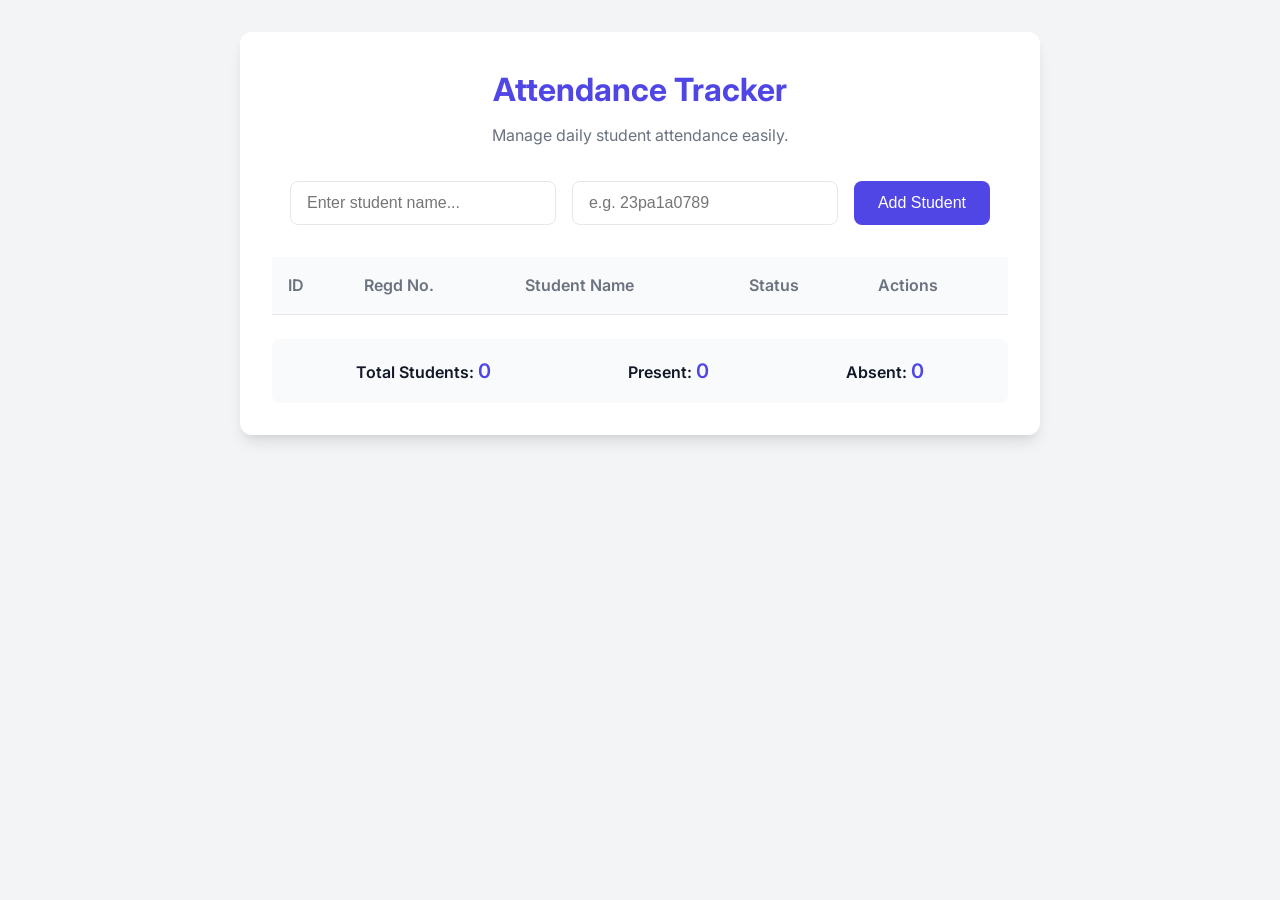
<file: resume bulder/attendance-app/index.html>
<!DOCTYPE html>
<html lang="en">
<head>
    <meta charset="UTF-8">
    <meta name="viewport" content="width=device-width, initial-scale=1.0">
    <title>Attendance Tracker</title>
    <link rel="stylesheet" href="style.css">
    <link href="https://fonts.googleapis.com/css2?family=Inter:wght@400;500;600;700&display=swap" rel="stylesheet">
</head>
<body>
    <div class="container">
        <header>
            <h1>Attendance Tracker</h1>
            <p>Manage daily student attendance easily.</p>
        </header>

        <section class="add-student-section">
            <form id="student-form">
                <input type="text" id="student-name" placeholder="Enter student name..." required>
                <input type="text" id="student-regd" placeholder="e.g. 23pa1a0789" required>
                <button type="submit" class="btn-primary">Add Student</button>
            </form>
        </section>

        <section class="attendance-section">
            <div class="table-container">
                <table id="attendance-table">
                    <thead>
                        <tr>
                            <th>ID</th>
                            <th>Regd No.</th>
                            <th>Student Name</th>
                            <th>Status</th>
                            <th>Actions</th>
                        </tr>
                    </thead>
                    <tbody id="student-list">
                        <!-- Student rows will be injected here by JS -->
                    </tbody>
                </table>
            </div>
            
            <div class="summary">
                <p>Total Students: <span id="total-students">0</span></p>
                <p>Present: <span id="present-students">0</span></p>
                <p>Absent: <span id="absent-students">0</span></p>
            </div>
        </section>
    </div>
    <script src="script.js"></script>
</body>
</html>
</file>
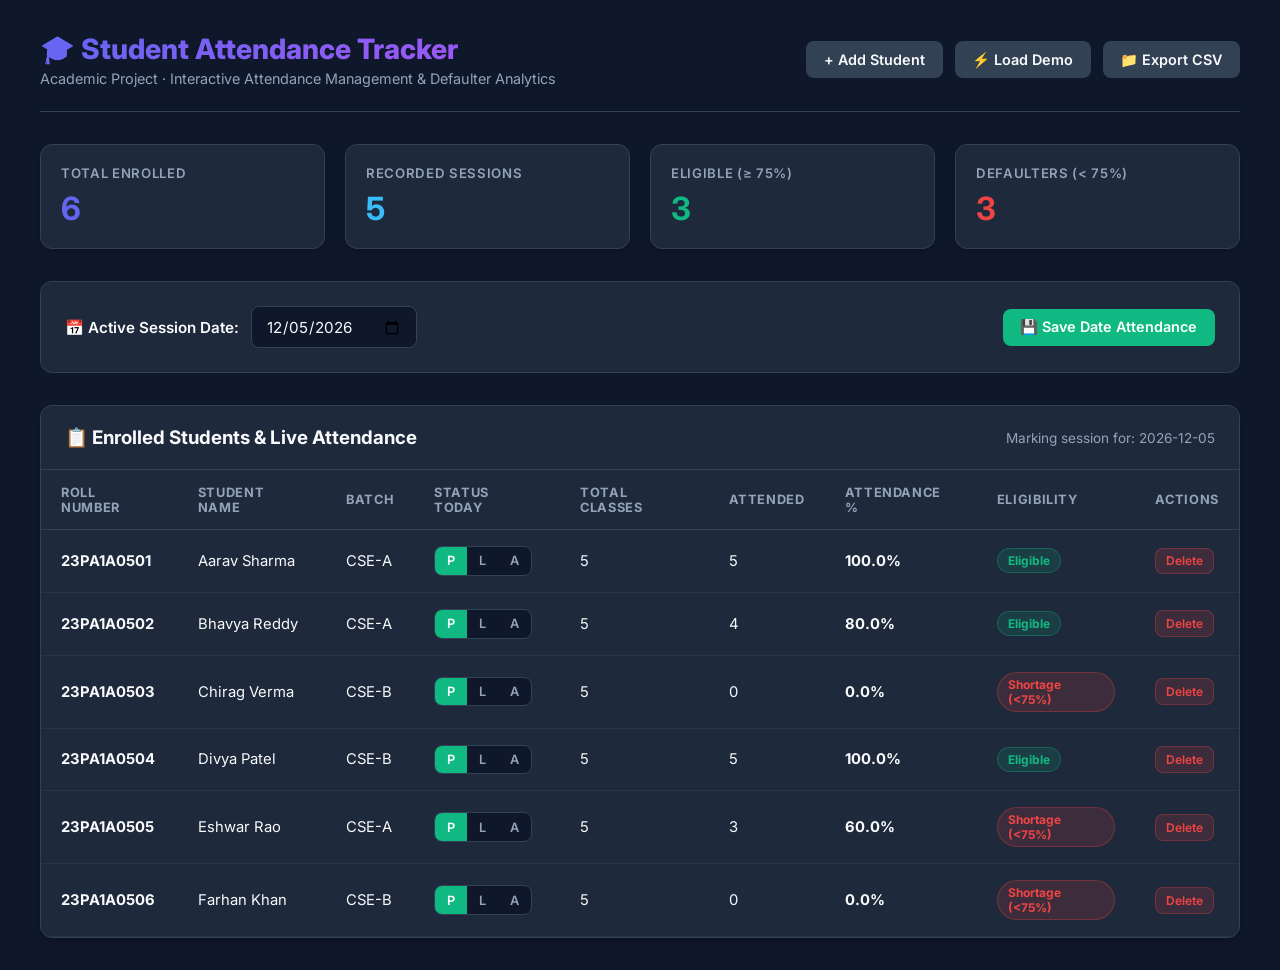
<file: resume bulder/student-attendance-tracker/index.html>
<!DOCTYPE html>
<html lang="en">
<head>
    <meta charset="UTF-8">
    <meta name="viewport" content="width=device-width, initial-scale=1.0">
    <title>Student Attendance Tracker · Live Website & Dashboard</title>
    <!-- Inter Font -->
    <link rel="preconnect" href="https://fonts.googleapis.com">
    <link rel="preconnect" href="https://fonts.gstatic.com" crossorigin>
    <link href="https://fonts.googleapis.com/css2?family=Inter:wght@400;500;600;700;800&display=swap" rel="stylesheet">
    <style>
        :root {
            --primary: #6366f1;
            --primary-hover: #4f46e5;
            --success: #10b981;
            --warning: #f59e0b;
            --danger: #ef4444;
            --bg: #0f172a;
            --card-bg: #1e293b;
            --card-border: #334155;
            --text-main: #f8fafc;
            --text-muted: #94a3b8;
        }

        * {
            margin: 0;
            padding: 0;
            box-sizing: border-box;
            font-family: 'Inter', -apple-system, BlinkMacSystemFont, sans-serif;
        }

        body {
            background-color: var(--bg);
            color: var(--text-main);
            min-height: 100vh;
            padding: 2rem 1.5rem;
        }

        .container {
            max-width: 1200px;
            margin: 0 auto;
        }

        header {
            display: flex;
            justify-content: space-between;
            align-items: center;
            flex-wrap: wrap;
            gap: 1rem;
            margin-bottom: 2rem;
            padding-bottom: 1.5rem;
            border-bottom: 1px solid var(--card-border);
        }

        .brand h1 {
            font-size: 1.75rem;
            font-weight: 800;
            background: linear-gradient(135deg, #6366f1 0%, #a855f7 100%);
            -webkit-background-clip: text;
            -webkit-text-fill-color: transparent;
        }

        .brand p {
            color: var(--text-muted);
            font-size: 0.9rem;
            margin-top: 0.25rem;
        }

        .header-actions {
            display: flex;
            gap: 0.75rem;
            align-items: center;
            flex-wrap: wrap;
        }

        /* Stats Cards */
        .stats-grid {
            display: grid;
            grid-template-columns: repeat(auto-fit, minmax(220px, 1fr));
            gap: 1.25rem;
            margin-bottom: 2rem;
        }

        .stat-card {
            background: var(--card-bg);
            border: 1px solid var(--card-border);
            border-radius: 12px;
            padding: 1.25rem;
            box-shadow: 0 4px 6px -1px rgba(0, 0, 0, 0.2);
        }

        .stat-title {
            font-size: 0.825rem;
            color: var(--text-muted);
            text-transform: uppercase;
            letter-spacing: 0.05em;
            font-weight: 600;
        }

        .stat-value {
            font-size: 2rem;
            font-weight: 700;
            margin-top: 0.5rem;
        }

        /* Controls Section */
        .controls-card {
            background: var(--card-bg);
            border: 1px solid var(--card-border);
            border-radius: 12px;
            padding: 1.5rem;
            margin-bottom: 2rem;
            display: flex;
            justify-content: space-between;
            align-items: center;
            flex-wrap: wrap;
            gap: 1rem;
        }

        .date-picker-group {
            display: flex;
            align-items: center;
            gap: 0.75rem;
        }

        .date-picker-group label {
            font-weight: 600;
            font-size: 0.95rem;
        }

        input[type="date"], input[type="text"], input[type="email"] {
            background: #0f172a;
            border: 1px solid var(--card-border);
            color: var(--text-main);
            padding: 0.6rem 0.9rem;
            border-radius: 8px;
            font-size: 0.95rem;
            outline: none;
            transition: border-color 0.2s;
        }

        input:focus {
            border-color: var(--primary);
        }

        /* Buttons */
        .btn {
            display: inline-flex;
            align-items: center;
            gap: 0.5rem;
            padding: 0.6rem 1.1rem;
            border-radius: 8px;
            font-weight: 600;
            font-size: 0.9rem;
            cursor: pointer;
            border: none;
            transition: all 0.2s;
            text-decoration: none;
        }

        .btn-primary {
            background: var(--primary);
            color: white;
        }
        .btn-primary:hover {
            background: var(--primary-hover);
        }

        .btn-success {
            background: var(--success);
            color: white;
        }
        .btn-success:hover {
            background: #059669;
        }

        .btn-secondary {
            background: #334155;
            color: var(--text-main);
        }
        .btn-secondary:hover {
            background: #475569;
        }

        .btn-danger {
            background: rgba(239, 68, 68, 0.15);
            color: var(--danger);
            border: 1px solid rgba(239, 68, 68, 0.3);
        }
        .btn-danger:hover {
            background: var(--danger);
            color: white;
        }

        /* Table */
        .table-card {
            background: var(--card-bg);
            border: 1px solid var(--card-border);
            border-radius: 12px;
            overflow: hidden;
            box-shadow: 0 4px 6px -1px rgba(0, 0, 0, 0.2);
        }

        .table-header {
            padding: 1.25rem 1.5rem;
            border-bottom: 1px solid var(--card-border);
            display: flex;
            justify-content: space-between;
            align-items: center;
        }

        .table-responsive {
            overflow-x: auto;
        }

        table {
            width: 100%;
            border-collapse: collapse;
            text-align: left;
        }

        th {
            background: #1e293b;
            padding: 0.9rem 1.25rem;
            font-size: 0.8rem;
            text-transform: uppercase;
            letter-spacing: 0.05em;
            color: var(--text-muted);
            border-bottom: 1px solid var(--card-border);
        }

        td {
            padding: 1rem 1.25rem;
            border-bottom: 1px solid rgba(51, 65, 85, 0.5);
            font-size: 0.925rem;
        }

        tr:hover {
            background: rgba(255, 255, 255, 0.02);
        }

        /* Badges */
        .badge {
            display: inline-block;
            padding: 0.25rem 0.65rem;
            border-radius: 9999px;
            font-size: 0.75rem;
            font-weight: 700;
        }

        .badge-eligible {
            background: rgba(16, 185, 129, 0.15);
            color: var(--success);
            border: 1px solid rgba(16, 185, 129, 0.3);
        }

        .badge-defaulter {
            background: rgba(239, 68, 68, 0.15);
            color: var(--danger);
            border: 1px solid rgba(239, 68, 68, 0.3);
        }

        /* Toggle Buttons */
        .status-toggle-group {
            display: inline-flex;
            background: #0f172a;
            border: 1px solid var(--card-border);
            border-radius: 8px;
            overflow: hidden;
        }

        .status-btn {
            border: none;
            background: transparent;
            color: var(--text-muted);
            padding: 0.4rem 0.75rem;
            font-size: 0.8rem;
            font-weight: 600;
            cursor: pointer;
            transition: all 0.2s;
        }

        .status-btn.active-present {
            background: var(--success);
            color: white;
        }

        .status-btn.active-absent {
            background: var(--danger);
            color: white;
        }

        .status-btn.active-late {
            background: var(--warning);
            color: #0f172a;
        }

        /* Toast */
        #toast {
            position: fixed;
            bottom: 2rem;
            right: 2rem;
            background: #1e293b;
            border: 1px solid var(--primary);
            color: white;
            padding: 1rem 1.5rem;
            border-radius: 8px;
            box-shadow: 0 10px 15px -3px rgba(0, 0, 0, 0.5);
            display: none;
            z-index: 1000;
        }

        /* Modal */
        .modal-backdrop {
            position: fixed;
            top: 0; left: 0; right: 0; bottom: 0;
            background: rgba(0, 0, 0, 0.75);
            display: none;
            justify-content: center;
            align-items: center;
            z-index: 999;
        }

        .modal-box {
            background: var(--card-bg);
            border: 1px solid var(--card-border);
            border-radius: 12px;
            width: 100%;
            max-width: 450px;
            padding: 1.75rem;
            box-shadow: 0 20px 25px -5px rgba(0, 0, 0, 0.5);
        }

        .modal-box h3 {
            margin-bottom: 1.25rem;
            font-size: 1.25rem;
        }

        .form-group {
            margin-bottom: 1rem;
        }

        .form-group label {
            display: block;
            font-size: 0.85rem;
            color: var(--text-muted);
            margin-bottom: 0.4rem;
        }

        .form-group input {
            width: 100%;
        }

        .modal-actions {
            display: flex;
            justify-content: flex-end;
            gap: 0.75rem;
            margin-top: 1.5rem;
        }
    </style>
</head>
<body>
    <div class="container">
        <!-- Header -->
        <header>
            <div class="brand">
                <h1>🎓 Student Attendance Tracker</h1>
                <p>Academic Project · Interactive Attendance Management & Defaulter Analytics</p>
            </div>
            <div class="header-actions">
                <button class="btn btn-secondary" onclick="openAddStudentModal()">+ Add Student</button>
                <button class="btn btn-secondary" onclick="loadSampleDemoData()">⚡ Load Demo</button>
                <button class="btn btn-secondary" onclick="exportAttendanceCSV()">📁 Export CSV</button>
            </div>
        </header>

        <!-- Stats Grid -->
        <div class="stats-grid">
            <div class="stat-card">
                <div class="stat-title">Total Enrolled</div>
                <div class="stat-value" id="stat-total" style="color: #6366f1;">0</div>
            </div>
            <div class="stat-card">
                <div class="stat-title">Recorded Sessions</div>
                <div class="stat-value" id="stat-sessions" style="color: #38bdf8;">0</div>
            </div>
            <div class="stat-card">
                <div class="stat-title">Eligible (≥ 75%)</div>
                <div class="stat-value" id="stat-eligible" style="color: var(--success);">0</div>
            </div>
            <div class="stat-card">
                <div class="stat-title">Defaulters (&lt; 75%)</div>
                <div class="stat-value" id="stat-defaulters" style="color: var(--danger);">0</div>
            </div>
        </div>

        <!-- Attendance Controls -->
        <div class="controls-card">
            <div class="date-picker-group">
                <label for="session-date">📅 Active Session Date:</label>
                <input type="date" id="session-date" onchange="onDateChange()">
            </div>
            <div>
                <button class="btn btn-success" onclick="saveActiveAttendance()">💾 Save Date Attendance</button>
            </div>
        </div>

        <!-- Student Attendance Table -->
        <div class="table-card">
            <div class="table-header">
                <h3>📋 Enrolled Students & Live Attendance</h3>
                <span id="date-indicator" style="font-size: 0.85rem; color: var(--text-muted);"></span>
            </div>
            <div class="table-responsive">
                <table>
                    <thead>
                        <tr>
                            <th>Roll Number</th>
                            <th>Student Name</th>
                            <th>Batch</th>
                            <th>Status Today</th>
                            <th>Total Classes</th>
                            <th>Attended</th>
                            <th>Attendance %</th>
                            <th>Eligibility</th>
                            <th>Actions</th>
                        </tr>
                    </thead>
                    <tbody id="students-tbody">
                        <tr>
                            <td colspan="9" style="text-align:center; color: var(--text-muted); padding: 2rem;">Loading student data...</td>
                        </tr>
                    </tbody>
                </table>
            </div>
        </div>
    </div>

    <!-- Modal for Adding Student -->
    <div class="modal-backdrop" id="add-modal">
        <div class="modal-box">
            <h3>Add New Student</h3>
            <form id="add-student-form" onsubmit="submitNewStudent(event)">
                <div class="form-group">
                    <label for="new-roll">Student ID / Roll No *</label>
                    <input type="text" id="new-roll" placeholder="e.g. 23PA1A0507" required>
                </div>
                <div class="form-group">
                    <label for="new-name">Full Name *</label>
                    <input type="text" id="new-name" placeholder="e.g. Priya Sharma" required>
                </div>
                <div class="form-group">
                    <label for="new-batch">Batch / Section</label>
                    <input type="text" id="new-batch" value="CSE-A">
                </div>
                <div class="form-group">
                    <label for="new-email">Email Address</label>
                    <input type="email" id="new-email" placeholder="priya@example.edu">
                </div>
                <div class="modal-actions">
                    <button type="button" class="btn btn-secondary" onclick="closeAddStudentModal()">Cancel</button>
                    <button type="submit" class="btn btn-primary">Save Student</button>
                </div>
            </form>
        </div>
    </div>

    <!-- Toast Notification -->
    <div id="toast"></div>

    <script>
        // Storage Keys
        const STORAGE_KEY_STUDENTS = "sat_students_v1";
        const STORAGE_KEY_ATTENDANCE = "sat_attendance_v1";

        let students = [];
        let attendance = {}; // { "YYYY-MM-DD": { "23PA1A0501": "Present" } }
        let currentSessionAttendance = {};

        document.addEventListener("DOMContentLoaded", () => {
            const today = new Date().toISOString().split("T")[0];
            document.getElementById("session-date").value = today;
            loadData();
            refreshView();
        });

        function showToast(message, isError = false) {
            const toast = document.getElementById("toast");
            toast.textContent = message;
            toast.style.borderColor = isError ? "var(--danger)" : "var(--success)";
            toast.style.display = "block";
            setTimeout(() => { toast.style.display = "none"; }, 3500);
        }

        function loadData() {
            try {
                const savedStudents = localStorage.getItem(STORAGE_KEY_STUDENTS);
                const savedAttendance = localStorage.getItem(STORAGE_KEY_ATTENDANCE);
                if (savedStudents) {
                    students = JSON.parse(savedStudents);
                } else {
                    // Pre-load default sample students if empty
                    students = [
                        { student_id: "23PA1A0501", name: "Aarav Sharma", batch: "CSE-A", email: "aarav@example.edu" },
                        { student_id: "23PA1A0502", name: "Bhavya Reddy", batch: "CSE-A", email: "bhavya@example.edu" },
                        { student_id: "23PA1A0503", name: "Chirag Verma", batch: "CSE-B", email: "chirag@example.edu" },
                        { student_id: "23PA1A0504", name: "Divya Patel", batch: "CSE-B", email: "divya@example.edu" },
                        { student_id: "23PA1A0505", name: "Eshwar Rao", batch: "CSE-A", email: "eshwar@example.edu" },
                        { student_id: "23PA1A0506", name: "Farhan Khan", batch: "CSE-B", email: "farhan@example.edu" }
                    ];
                    localStorage.setItem(STORAGE_KEY_STUDENTS, JSON.stringify(students));
                }

                if (savedAttendance) {
                    attendance = JSON.parse(savedAttendance);
                } else {
                    // Seed historical records
                    seedHistoricalAttendance();
                }
            } catch (e) {
                console.error(e);
            }
        }

        function seedHistoricalAttendance() {
            const today = new Date();
            attendance = {};
            for (let i = 5; i >= 1; i--) {
                const d = new Date(today);
                d.setDate(d.getDate() - i);
                const dateKey = d.toISOString().split("T")[0];
                attendance[dateKey] = {
                    "23PA1A0501": "Present",
                    "23PA1A0502": i % 2 === 0 ? "Late" : "Present",
                    "23PA1A0503": "Absent",
                    "23PA1A0504": "Present",
                    "23PA1A0505": i > 3 ? "Absent" : "Present",
                    "23PA1A0506": "Absent"
                };
            }
            saveAttendanceToStorage();
        }

        function saveStudentsToStorage() {
            localStorage.setItem(STORAGE_KEY_STUDENTS, JSON.stringify(students));
        }

        function saveAttendanceToStorage() {
            localStorage.setItem(STORAGE_KEY_ATTENDANCE, JSON.stringify(attendance));
        }

        function calculateStats() {
            const dateKeys = Object.keys(attendance);
            const totalSessions = dateKeys.length;
            let eligibleCount = 0;
            let defaulterCount = 0;

            const studentStats = students.map(s => {
                let present = 0;
                let late = 0;
                let absent = 0;
                let sessionsCount = 0;

                dateKeys.forEach(dk => {
                    const status = attendance[dk][s.student_id];
                    if (status) {
                        sessionsCount++;
                        if (status === "Present") present++;
                        else if (status === "Late") late++;
                        else if (status === "Absent") absent++;
                    }
                });

                const effectivePresent = present + (0.5 * late);
                const pct = sessionsCount > 0 ? (effectivePresent / sessionsCount) * 100 : 0;
                const isEligible = sessionsCount === 0 || pct >= 75.0;

                if (sessionsCount > 0) {
                    if (isEligible) eligibleCount++;
                    else defaulterCount++;
                }

                return {
                    ...s,
                    total_sessions: sessionsCount,
                    present_count: present,
                    late_count: late,
                    absent_count: absent,
                    effective_present: effectivePresent,
                    percentage: pct,
                    is_eligible: isEligible
                };
            });

            return {
                total_students: students.length,
                total_sessions: totalSessions,
                eligible_count: eligibleCount,
                defaulter_count: defaulterCount,
                studentStats: studentStats
            };
        }

        function refreshView() {
            const selectedDate = document.getElementById("session-date").value;
            document.getElementById("date-indicator").textContent = `Marking session for: ${selectedDate}`;

            const statsData = calculateStats();
            document.getElementById("stat-total").textContent = statsData.total_students;
            document.getElementById("stat-sessions").textContent = statsData.total_sessions;
            document.getElementById("stat-eligible").textContent = statsData.eligible_count;
            document.getElementById("stat-defaulters").textContent = statsData.defaulter_count;

            // Load or initialize attendance for selected date
            currentSessionAttendance = attendance[selectedDate] ? { ...attendance[selectedDate] } : {};
            students.forEach(s => {
                if (!currentSessionAttendance[s.student_id]) {
                    currentSessionAttendance[s.student_id] = "Present";
                }
            });

            // Render table
            const tbody = document.getElementById("students-tbody");
            tbody.innerHTML = "";

            if (statsData.studentStats.length === 0) {
                tbody.innerHTML = `<tr><td colspan="9" style="text-align:center; color: var(--text-muted); padding: 2rem;">No students found. Click '+ Add Student'.</td></tr>`;
                return;
            }

            statsData.studentStats.forEach(s => {
                const tr = document.createElement("tr");
                const currentStatus = currentSessionAttendance[s.student_id] || "Present";

                const badgeHtml = s.total_sessions === 0
                    ? `<span class="badge" style="background:#334155; color:#cbd5e1;">New</span>`
                    : (s.is_eligible 
                        ? `<span class="badge badge-eligible">Eligible</span>` 
                        : `<span class="badge badge-defaulter">Shortage (&lt;75%)</span>`);

                tr.innerHTML = `
                    <td><strong>${s.student_id}</strong></td>
                    <td>${s.name}</td>
                    <td>${s.batch}</td>
                    <td>
                        <div class="status-toggle-group">
                            <button type="button" class="status-btn ${currentStatus === 'Present' ? 'active-present' : ''}" onclick="setStatus('${s.student_id}', 'Present')">P</button>
                            <button type="button" class="status-btn ${currentStatus === 'Late' ? 'active-late' : ''}" onclick="setStatus('${s.student_id}', 'Late')">L</button>
                            <button type="button" class="status-btn ${currentStatus === 'Absent' ? 'active-absent' : ''}" onclick="setStatus('${s.student_id}', 'Absent')">A</button>
                        </div>
                    </td>
                    <td>${s.total_sessions}</td>
                    <td>${s.effective_present}</td>
                    <td><strong>${s.percentage.toFixed(1)}%</strong></td>
                    <td>${badgeHtml}</td>
                    <td>
                        <button class="btn btn-danger" style="padding: 0.3rem 0.6rem; font-size: 0.75rem;" onclick="deleteStudent('${s.student_id}')">Delete</button>
                    </td>
                `;
                tbody.appendChild(tr);
            });
        }

        function setStatus(studentId, status) {
            currentSessionAttendance[studentId] = status;
            refreshView();
        }

        function onDateChange() {
            refreshView();
        }

        function saveActiveAttendance() {
            const selectedDate = document.getElementById("session-date").value;
            if (!selectedDate) {
                showToast("Please pick a valid date", true);
                return;
            }

            attendance[selectedDate] = { ...currentSessionAttendance };
            saveAttendanceToStorage();
            showToast(`Attendance saved for ${selectedDate}!`);
            refreshView();
        }

        function deleteStudent(studentId) {
            if (!confirm(`Are you sure you want to delete student ${studentId}?`)) return;

            students = students.filter(s => s.student_id !== studentId);
            Object.keys(attendance).forEach(d => {
                delete attendance[d][studentId];
            });

            saveStudentsToStorage();
            saveAttendanceToStorage();
            showToast(`Student ${studentId} deleted.`);
            refreshView();
        }

        function openAddStudentModal() {
            document.getElementById("add-modal").style.display = "flex";
        }

        function closeAddStudentModal() {
            document.getElementById("add-modal").style.display = "none";
            document.getElementById("add-student-form").reset();
        }

        function submitNewStudent(e) {
            e.preventDefault();
            const s_id = document.getElementById("new-roll").value.trim().toUpperCase();
            const name = document.getElementById("new-name").value.trim();
            const batch = document.getElementById("new-batch").value.trim().toUpperCase();
            const email = document.getElementById("new-email").value.trim().toLowerCase();

            if (students.some(s => s.student_id === s_id)) {
                showToast(`Student with ID '${s_id}' already exists!`, true);
                return;
            }

            students.push({ student_id: s_id, name, batch, email });
            saveStudentsToStorage();
            closeAddStudentModal();
            showToast(`Student ${name} added successfully!`);
            refreshView();
        }

        function loadSampleDemoData() {
            seedHistoricalAttendance();
            showToast("Demo data reloaded!");
            refreshView();
        }

        function exportAttendanceCSV() {
            const statsData = calculateStats();
            let csv = "Student ID,Full Name,Batch,Total Sessions,Present,Absent,Late,Attendance %,Status\n";

            statsData.studentStats.forEach(s => {
                const status = s.total_sessions === 0 ? "New" : (s.is_eligible ? "Eligible" : "Defaulter (<75%)");
                csv += `"${s.student_id}","${s.name}","${s.batch}",${s.total_sessions},${s.present_count},${s.absent_count},${s.late_count},"${s.percentage.toFixed(1)}%","${status}"\n`;
            });

            const blob = new Blob([csv], { type: "text/csv;charset=utf-8;" });
            const url = URL.createObjectURL(blob);
            const a = document.createElement("a");
            a.href = url;
            a.download = `attendance_summary_${new Date().toISOString().split("T")[0]}.csv`;
            document.body.appendChild(a);
            a.click();
            document.body.removeChild(a);
            showToast("CSV report downloaded!");
        }
    </script>
</body>
</html>
</file>
<file: resume bulder/attendance-app/style.css>
:root {
    --primary-color: #4F46E5;
    --primary-hover: #4338CA;
    --success-color: #10B981;
    --danger-color: #EF4444;
    --bg-color: #F3F4F6;
    --card-bg: #FFFFFF;
    --text-primary: #111827;
    --text-secondary: #6B7280;
    --border-color: #E5E7EB;
}

* {
    margin: 0;
    padding: 0;
    box-sizing: border-box;
}

body {
    font-family: 'Inter', sans-serif;
    background-color: var(--bg-color);
    color: var(--text-primary);
    line-height: 1.6;
    display: flex;
    justify-content: center;
    padding: 2rem;
}

.container {
    background-color: var(--card-bg);
    max-width: 800px;
    width: 100%;
    border-radius: 12px;
    box-shadow: 0 10px 15px -3px rgba(0, 0, 0, 0.1), 0 4px 6px -2px rgba(0, 0, 0, 0.05);
    padding: 2rem;
}

header {
    text-align: center;
    margin-bottom: 2rem;
}

header h1 {
    font-size: 2rem;
    color: var(--primary-color);
    margin-bottom: 0.5rem;
}

header p {
    color: var(--text-secondary);
}

.add-student-section {
    margin-bottom: 2rem;
    display: flex;
    justify-content: center;
}

#student-form {
    display: flex;
    gap: 1rem;
    width: 100%;
    max-width: 700px;
}

#student-name, #student-regd {
    flex: 1;
    padding: 0.75rem 1rem;
    border: 1px solid var(--border-color);
    border-radius: 8px;
    font-size: 1rem;
    outline: none;
    transition: border-color 0.3s;
}

#student-name:focus, #student-regd:focus {
    border-color: var(--primary-color);
}

.btn-primary {
    background-color: var(--primary-color);
    color: white;
    border: none;
    padding: 0.75rem 1.5rem;
    border-radius: 8px;
    font-size: 1rem;
    font-weight: 500;
    cursor: pointer;
    transition: background-color 0.3s;
}

.btn-primary:hover {
    background-color: var(--primary-hover);
}

.table-container {
    overflow-x: auto;
    margin-bottom: 1.5rem;
}

table {
    width: 100%;
    border-collapse: collapse;
}

th, td {
    padding: 1rem;
    text-align: left;
    border-bottom: 1px solid var(--border-color);
}

th {
    background-color: #F9FAFB;
    font-weight: 600;
    color: var(--text-secondary);
}

.status-badge {
    padding: 0.25rem 0.75rem;
    border-radius: 9999px;
    font-size: 0.875rem;
    font-weight: 500;
}

.status-pending {
    background-color: #FEF3C7;
    color: #D97706;
}

.status-present {
    background-color: #D1FAE5;
    color: #047857;
}

.status-absent {
    background-color: #FEE2E2;
    color: #B91C1C;
}

.action-btns {
    display: flex;
    gap: 0.5rem;
}

.btn-present, .btn-absent, .btn-delete {
    border: none;
    padding: 0.5rem 1rem;
    border-radius: 6px;
    font-size: 0.875rem;
    cursor: pointer;
    transition: opacity 0.3s;
    font-weight: 500;
}

.btn-present {
    background-color: var(--success-color);
    color: white;
}

.btn-absent {
    background-color: var(--danger-color);
    color: white;
}

.btn-delete {
    background-color: #6B7280;
    color: white;
}

.btn-present:hover, .btn-absent:hover, .btn-delete:hover {
    opacity: 0.8;
}

.summary {
    display: flex;
    justify-content: space-around;
    background-color: #F9FAFB;
    padding: 1rem;
    border-radius: 8px;
    font-weight: 600;
    color: var(--text-primary);
}

.summary span {
    color: var(--primary-color);
    font-size: 1.25rem;
}
</file>
